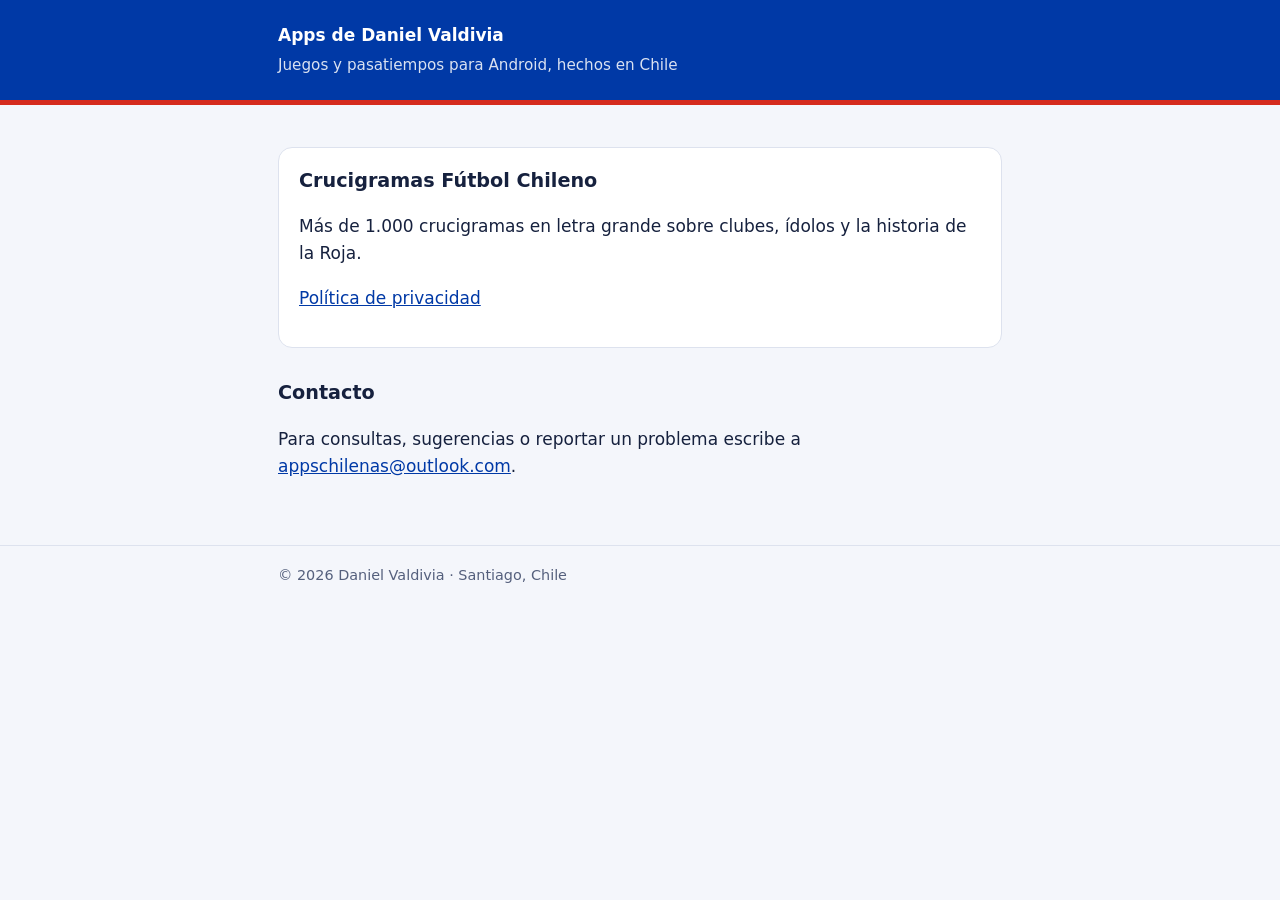
<file: index.html>
<!doctype html>
<html lang="es">
<head>
<meta charset="utf-8">
<meta name="viewport" content="width=device-width, initial-scale=1">
<title>Apps de Daniel Valdivia</title>
<meta name="description" content="Juegos y pasatiempos para Android creados en Chile.">
<link rel="stylesheet" href="estilo.css">
</head>
<body>
<header><div class="ancho"><a href="./">Apps de Daniel Valdivia</a><p>Juegos y pasatiempos para Android, hechos en Chile</p></div></header>
<main><div class="ancho">
  <div class="tarjeta">
    <h2>Crucigramas Fútbol Chileno</h2>
    <p>Más de 1.000 crucigramas en letra grande sobre clubes, ídolos y la historia de la Roja.</p>
    <p><a href="privacidad-crucigramas.html">Política de privacidad</a></p>
  </div>
  <h2>Contacto</h2>
  <p>Para consultas, sugerencias o reportar un problema escribe a <a href="mailto:appschilenas@outlook.com">appschilenas@outlook.com</a>.</p>
</div></main>
<footer><div class="ancho">© 2026 Daniel Valdivia · Santiago, Chile</div></footer>
</body>
</html>
</file>
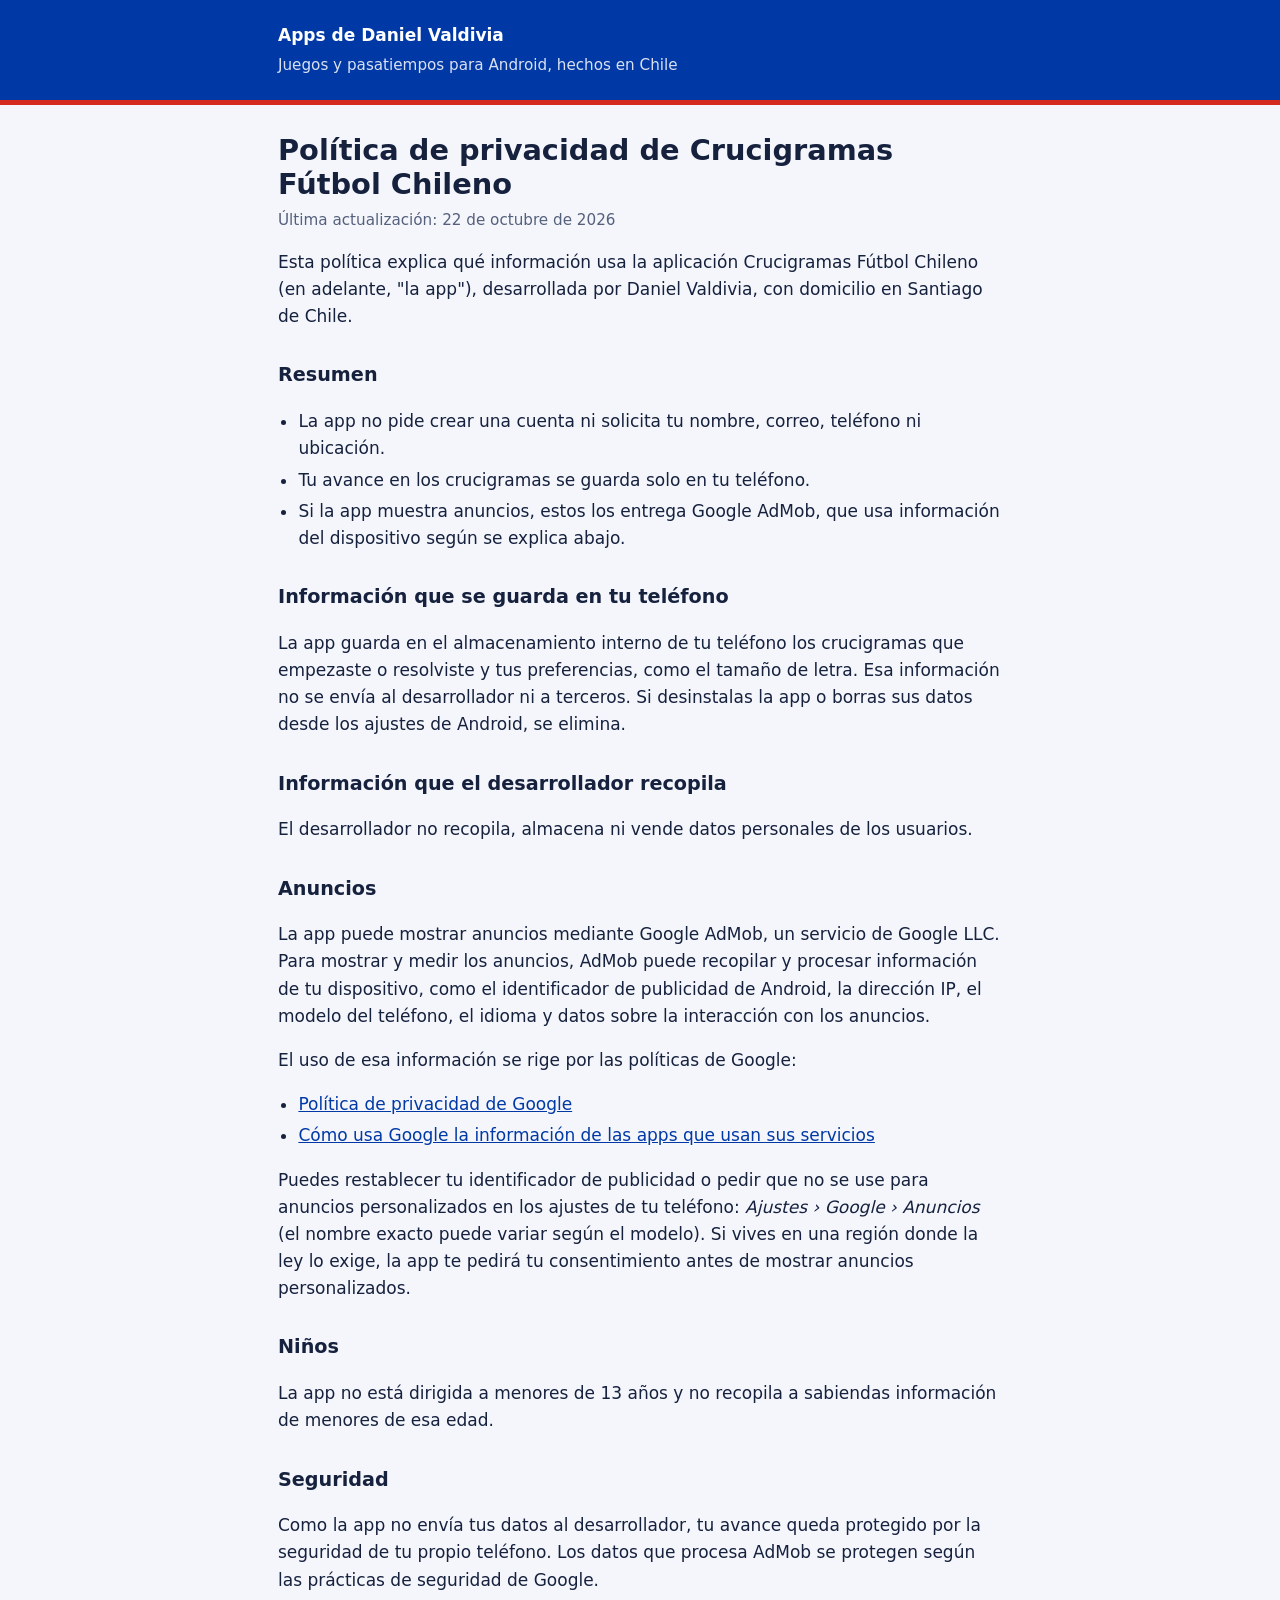
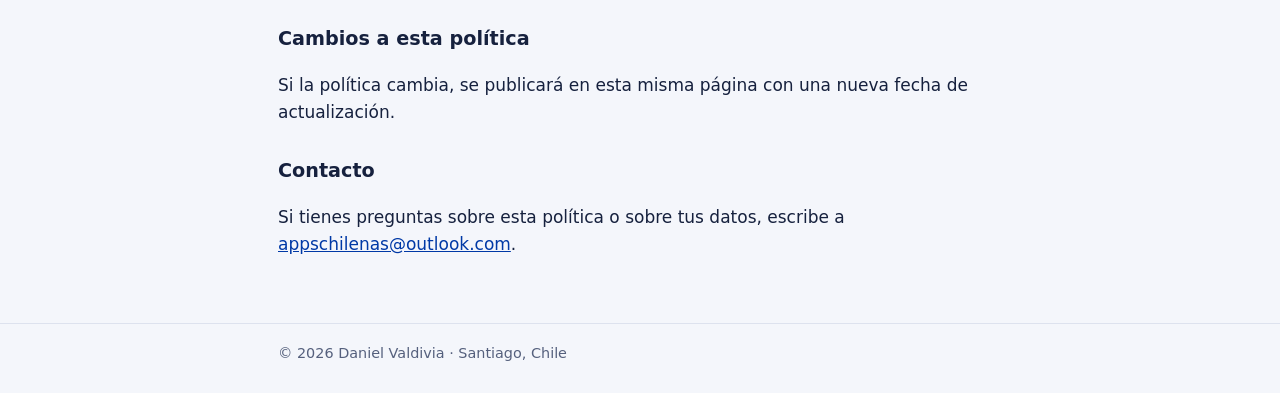
<file: privacidad-crucigramas.html>
<!doctype html>
<html lang="es">
<head>
<meta charset="utf-8">
<meta name="viewport" content="width=device-width, initial-scale=1">
<title>Privacidad · Crucigramas Fútbol Chileno</title>
<meta name="description" content="Política de privacidad de la app Crucigramas Fútbol Chileno.">
<link rel="stylesheet" href="estilo.css">
</head>
<body>
<header><div class="ancho"><a href="./">Apps de Daniel Valdivia</a><p>Juegos y pasatiempos para Android, hechos en Chile</p></div></header>
<main><div class="ancho">
<h1>Política de privacidad de Crucigramas Fútbol Chileno</h1>
<p class="fecha">Última actualización: 22 de octubre de 2026</p>

<p>Esta política explica qué información usa la aplicación Crucigramas Fútbol Chileno (en adelante, "la app"), desarrollada por Daniel Valdivia, con domicilio en Santiago de Chile.</p>

<h2>Resumen</h2>
<ul>
  <li>La app no pide crear una cuenta ni solicita tu nombre, correo, teléfono ni ubicación.</li>
  <li>Tu avance en los crucigramas se guarda solo en tu teléfono.</li>
  <li>Si la app muestra anuncios, estos los entrega Google AdMob, que usa información del dispositivo según se explica abajo.</li>
</ul>

<h2>Información que se guarda en tu teléfono</h2>
<p>La app guarda en el almacenamiento interno de tu teléfono los crucigramas que empezaste o resolviste y tus preferencias, como el tamaño de letra. Esa información no se envía al desarrollador ni a terceros. Si desinstalas la app o borras sus datos desde los ajustes de Android, se elimina.</p>

<h2>Información que el desarrollador recopila</h2>
<p>El desarrollador no recopila, almacena ni vende datos personales de los usuarios.</p>

<h2>Anuncios</h2>
<p>La app puede mostrar anuncios mediante Google AdMob, un servicio de Google LLC. Para mostrar y medir los anuncios, AdMob puede recopilar y procesar información de tu dispositivo, como el identificador de publicidad de Android, la dirección IP, el modelo del teléfono, el idioma y datos sobre la interacción con los anuncios.</p>
<p>El uso de esa información se rige por las políticas de Google:</p>
<ul>
  <li><a href="https://policies.google.com/privacy?hl=es" rel="noopener">Política de privacidad de Google</a></li>
  <li><a href="https://policies.google.com/technologies/partner-sites?hl=es" rel="noopener">Cómo usa Google la información de las apps que usan sus servicios</a></li>
</ul>
<p>Puedes restablecer tu identificador de publicidad o pedir que no se use para anuncios personalizados en los ajustes de tu teléfono: <i>Ajustes › Google › Anuncios</i> (el nombre exacto puede variar según el modelo). Si vives en una región donde la ley lo exige, la app te pedirá tu consentimiento antes de mostrar anuncios personalizados.</p>

<h2>Niños</h2>
<p>La app no está dirigida a menores de 13 años y no recopila a sabiendas información de menores de esa edad.</p>

<h2>Seguridad</h2>
<p>Como la app no envía tus datos al desarrollador, tu avance queda protegido por la seguridad de tu propio teléfono. Los datos que procesa AdMob se protegen según las prácticas de seguridad de Google.</p>

<h2>Cambios a esta política</h2>
<p>Si la política cambia, se publicará en esta misma página con una nueva fecha de actualización.</p>

<h2>Contacto</h2>
<p>Si tienes preguntas sobre esta política o sobre tus datos, escribe a <a href="mailto:appschilenas@outlook.com">appschilenas@outlook.com</a>.</p>
</div></main>
<footer><div class="ancho">© 2026 Daniel Valdivia · Santiago, Chile</div></footer>
</body>
</html>
</file>
<file: estilo.css>
:root { --fondo: #f4f6fb; --papel: #ffffff; --tinta: #16213e; --suave: #55607d; --azul: #0039a6; --rojo: #d52b1e; --linea: #dde2ee; }
* { box-sizing: border-box; }
body { margin: 0; background: var(--fondo); color: var(--tinta); font-family: system-ui, -apple-system, "Segoe UI", Roboto, sans-serif; font-size: 17px; line-height: 1.6; }
header { background: var(--azul); color: #fff; border-bottom: 5px solid var(--rojo); }
.ancho { max-width: 760px; margin: 0 auto; padding-left: max(18px, env(safe-area-inset-left)); padding-right: max(18px, env(safe-area-inset-right)); }
header .ancho { padding-block: 22px; }
header a { color: #fff; text-decoration: none; font-weight: 700; }
header p { margin: 4px 0 0; opacity: .85; font-size: .95rem; }
main .ancho { padding-block: 28px 48px; }
h1 { font-size: 1.8rem; line-height: 1.2; margin: 0 0 6px; }
h2 { font-size: 1.2rem; margin: 30px 0 8px; }
.fecha { color: var(--suave); font-size: .95rem; margin-top: 0; }
.tarjeta { background: var(--papel); border: 1px solid var(--linea); border-radius: 14px; padding: 18px 20px; margin: 14px 0; }
.tarjeta h2 { margin-top: 0; }
a { color: var(--azul); }
ul { padding-left: 1.2em; }
li { margin: 4px 0; }
footer { color: var(--suave); font-size: .9rem; border-top: 1px solid var(--linea); }
footer .ancho { padding-block: 18px 28px; }
</file>
